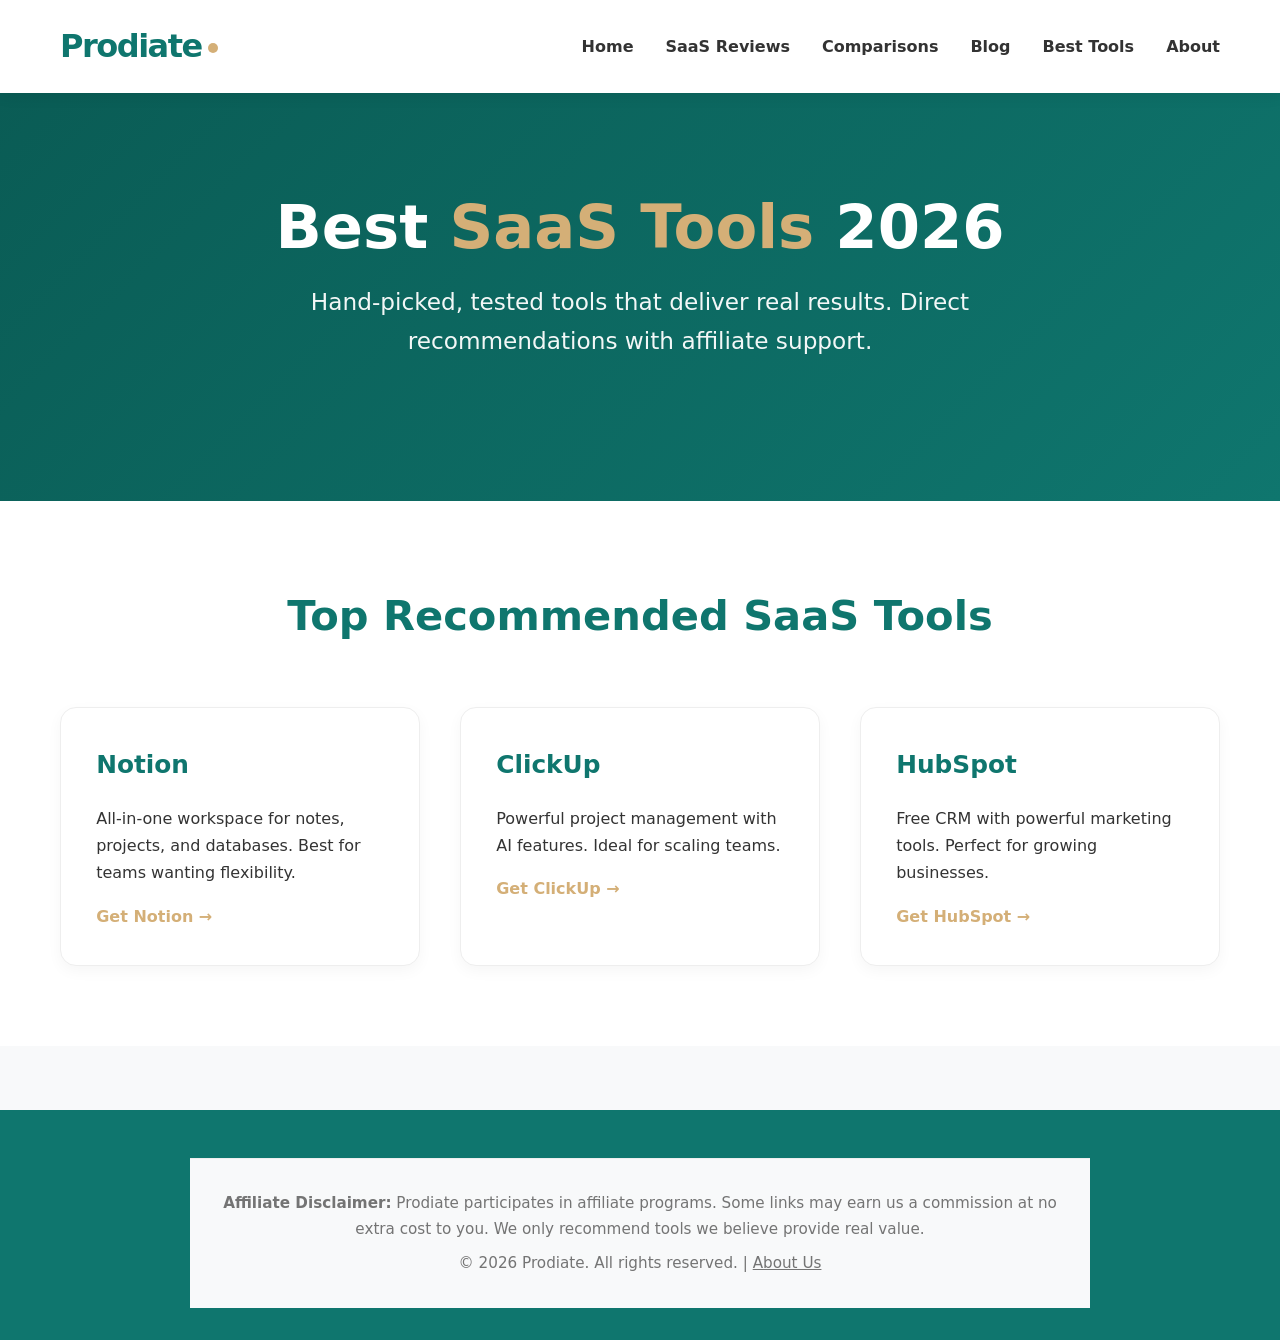
<file: best-tools.html>
<!DOCTYPE html>
<html lang="en">
<head>
    <meta charset="UTF-8">
    <meta name="viewport" content="width=device-width, initial-scale=1.0">
    <meta name="description" content="Curated list of the best SaaS tools in 2026. Top recommendations for productivity, marketing, sales, and team collaboration with direct affiliate links.">
    <title>Best SaaS Tools 2026 - Prodiate</title>
    
    <!-- Core SEO -->
    <meta name="keywords" content="best saas tools 2026, top saas recommendations, best productivity software, best crm tools, best marketing tools">
    <meta name="robots" content="index, follow">
    <link rel="canonical" href="https://walshstephenc.github.io/prodigate/best-tools.html">
    
    <!-- Open Graph -->
    <meta property="og:title" content="Best SaaS Tools 2026 - Prodiate">
    <meta property="og:description" content="Curated top SaaS tools with honest recommendations.">
    <meta property="og:type" content="website">
    <meta property="og:url" content="https://walshstephenc.github.io/prodigate/best-tools.html">
    
    <link rel="stylesheet" href="styles.css">
</head>
<body>
    <header>
        <div class="container">
            <div class="logo">
                <span class="logo-text">Prodiate</span>
            </div>
            <nav>
                <ul>
                    <li><a href="index.html">Home</a></li>
                    <li><a href="reviews.html">SaaS Reviews</a></li>
                    <li><a href="comparisons.html">Comparisons</a></li>
                    <li><a href="blog.html">Blog</a></li>
                    <li><a href="best-tools.html">Best Tools</a></li>
                    <li><a href="about.html">About</a></li>
                </ul>
            </nav>
        </div>
    </header>

    <main>
        <section class="hero" style="background: linear-gradient(135deg, #0A5C55 0%, #0F766E 100%); padding: 100px 0;">
            <div class="container">
                <h1>Best <span class="accent">SaaS Tools</span> 2026</h1>
                <p class="subtitle">Hand-picked, tested tools that deliver real results. Direct recommendations with affiliate support.</p>
            </div>
        </section>

        <section class="featured" style="padding: 80px 0;">
            <div class="container">
                <h2>Top Recommended SaaS Tools</h2>
                <div class="cards">
                    <div class="card">
                        <h3>Notion</h3>
                        <p>All-in-one workspace for notes, projects, and databases. Best for teams wanting flexibility.</p>
                        <a href="#" class="read-more">Get Notion →</a>
                    </div>
                    <div class="card">
                        <h3>ClickUp</h3>
                        <p>Powerful project management with AI features. Ideal for scaling teams.</p>
                        <a href="#" class="read-more">Get ClickUp →</a>
                    </div>
                    <div class="card">
                        <h3>HubSpot</h3>
                        <p>Free CRM with powerful marketing tools. Perfect for growing businesses.</p>
                        <a href="#" class="read-more">Get HubSpot →</a>
                    </div>
                </div>
            </div>
        </section>
    </main>

    <footer>
        <div class="container">
            <div class="disclaimer">
                <p><strong>Affiliate Disclaimer:</strong> Prodiate participates in affiliate programs. Some links may earn us a commission at no extra cost to you. We only recommend tools we believe provide real value.</p>
                <p>&copy; 2026 Prodiate. All rights reserved. | <a href="about.html" style="color: inherit; text-decoration: underline;">About Us</a></p>
            </div>
        </div>
    </footer>
</body>
</html>
</file>
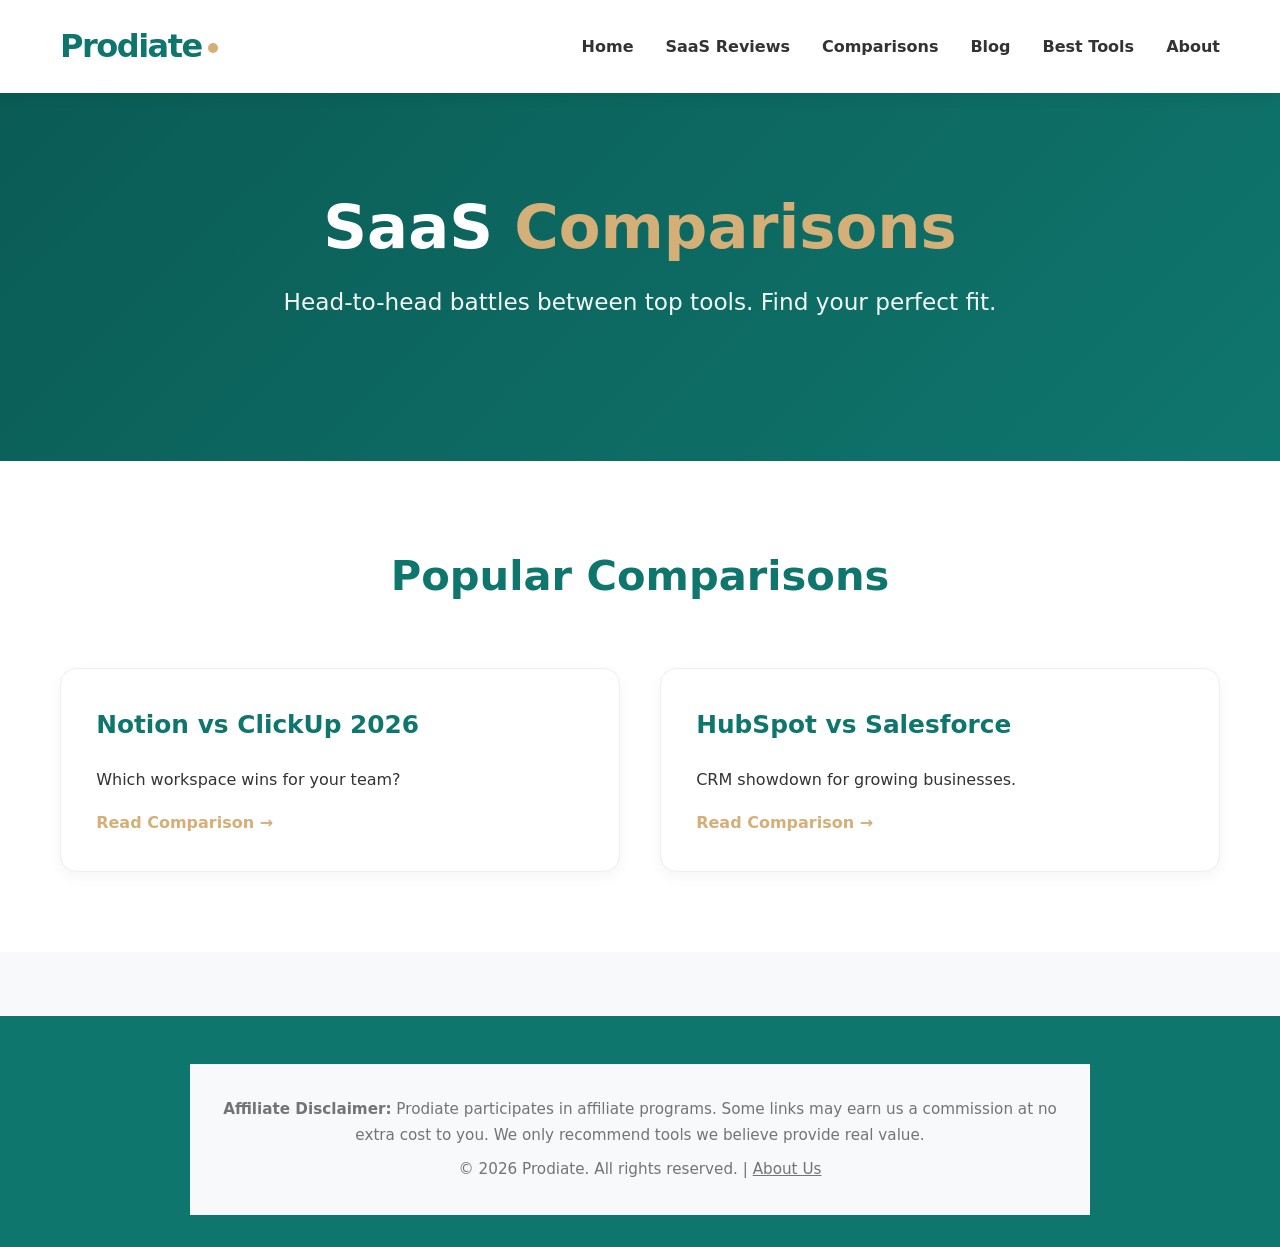
<file: comparisons.html>
<!DOCTYPE html>
<html lang="en">
<head>
    <meta charset="UTF-8">
    <meta name="viewport" content="width=device-width, initial-scale=1.0">
    <meta name="description" content="Side-by-side SaaS comparisons to help you choose the best tool for your needs. Detailed feature breakdowns and winner recommendations.">
    <title>SaaS Comparisons - Prodiate</title>
    
    <!-- Core SEO -->
    <meta name="keywords" content="saas comparisons, notion vs clickup, hubspot vs salesforce, best saas tools">
    <meta name="robots" content="index, follow">
    <link rel="canonical" href="https://walshstephenc.github.io/prodigate/comparisons.html">
    
    <!-- Open Graph -->
    <meta property="og:title" content="SaaS Comparisons - Prodiate">
    <meta property="og:description" content="Head-to-head SaaS tool comparisons.">
    <meta property="og:type" content="website">
    <meta property="og:url" content="https://walshstephenc.github.io/prodigate/comparisons.html">

    <link rel="stylesheet" href="styles.css">
        <!-- JSON-LD Schema for SEO -->
    <script type="application/ld+json">
    {
      "@context": "https://schema.org",
      "@type": "Organization",
      "name": "Prodiate",
      "url": "https://walshstephenc.github.io/prodigate/",
      "logo": "https://walshstephenc.github.io/prodigate/favicon.png",
      "description": "Honest SaaS reviews, comparisons, and tools to help teams choose the best software.",
      "sameAs": []
    }
    </script>
    <script type="application/ld+json">
    {
      "@context": "https://schema.org",
      "@type": "WebSite",
      "name": "Prodiate",
      "url": "https://walshstephenc.github.io/prodigate/",
      "potentialAction": {
        "@type": "SearchAction",
        "target": "https://walshstephenc.github.io/prodigate/?q={search_term_string}",
        "query-input": "required name=search_term_string"
      }
    }
    </script>
</head>
<body>
    <header>
        <div class="container">
            <div class="logo">
                <span class="logo-text">Prodiate</span>
            </div>
            <nav>
                <ul>
                    <li><a href="index.html">Home</a></li>
                    <li><a href="reviews.html">SaaS Reviews</a></li>
                    <li><a href="comparisons.html">Comparisons</a></li>
                    <li><a href="blog.html">Blog</a></li>
                    <li><a href="best-tools.html">Best Tools</a></li>
                    <li><a href="about.html">About</a></li>
                </ul>
            </nav>
        </div>
    </header>

    <main>
        <section class="hero" style="background: linear-gradient(135deg, #0A5C55 0%, #0F766E 100%); padding: 100px 0;">
            <div class="container">
                <h1>SaaS <span class="accent">Comparisons</span></h1>
                <p class="subtitle">Head-to-head battles between top tools. Find your perfect fit.</p>
            </div>
        </section>

        <section class="featured" style="padding: 80px 0;">
            <div class="container">
                <h2>Popular Comparisons</h2>
                <div class="cards">
                    <div class="card">
                        <h3>Notion vs ClickUp 2026</h3>
                        <p>Which workspace wins for your team?</p>
                        <a href="#" class="read-more">Read Comparison →</a>
                    </div>
                    <div class="card">
                        <h3>HubSpot vs Salesforce</h3>
                        <p>CRM showdown for growing businesses.</p>
                        <a href="#" class="read-more">Read Comparison →</a>
                    </div>
                </div>
            </div>
        </section>
    </main>

    <footer>
    <div class="container">
        <div class="disclaimer">
            <p><strong>Affiliate Disclaimer:</strong> Prodiate participates in affiliate programs. Some links may earn us a commission at no extra cost to you. We only recommend tools we believe provide real value.</p>
            <p>&copy; 2026 Prodiate. All rights reserved. | <a href="about.html" style="color: inherit; text-decoration: underline;">About Us</a></p>
        </div>
    </div>
    </footer>
</body>
</html>
</file>
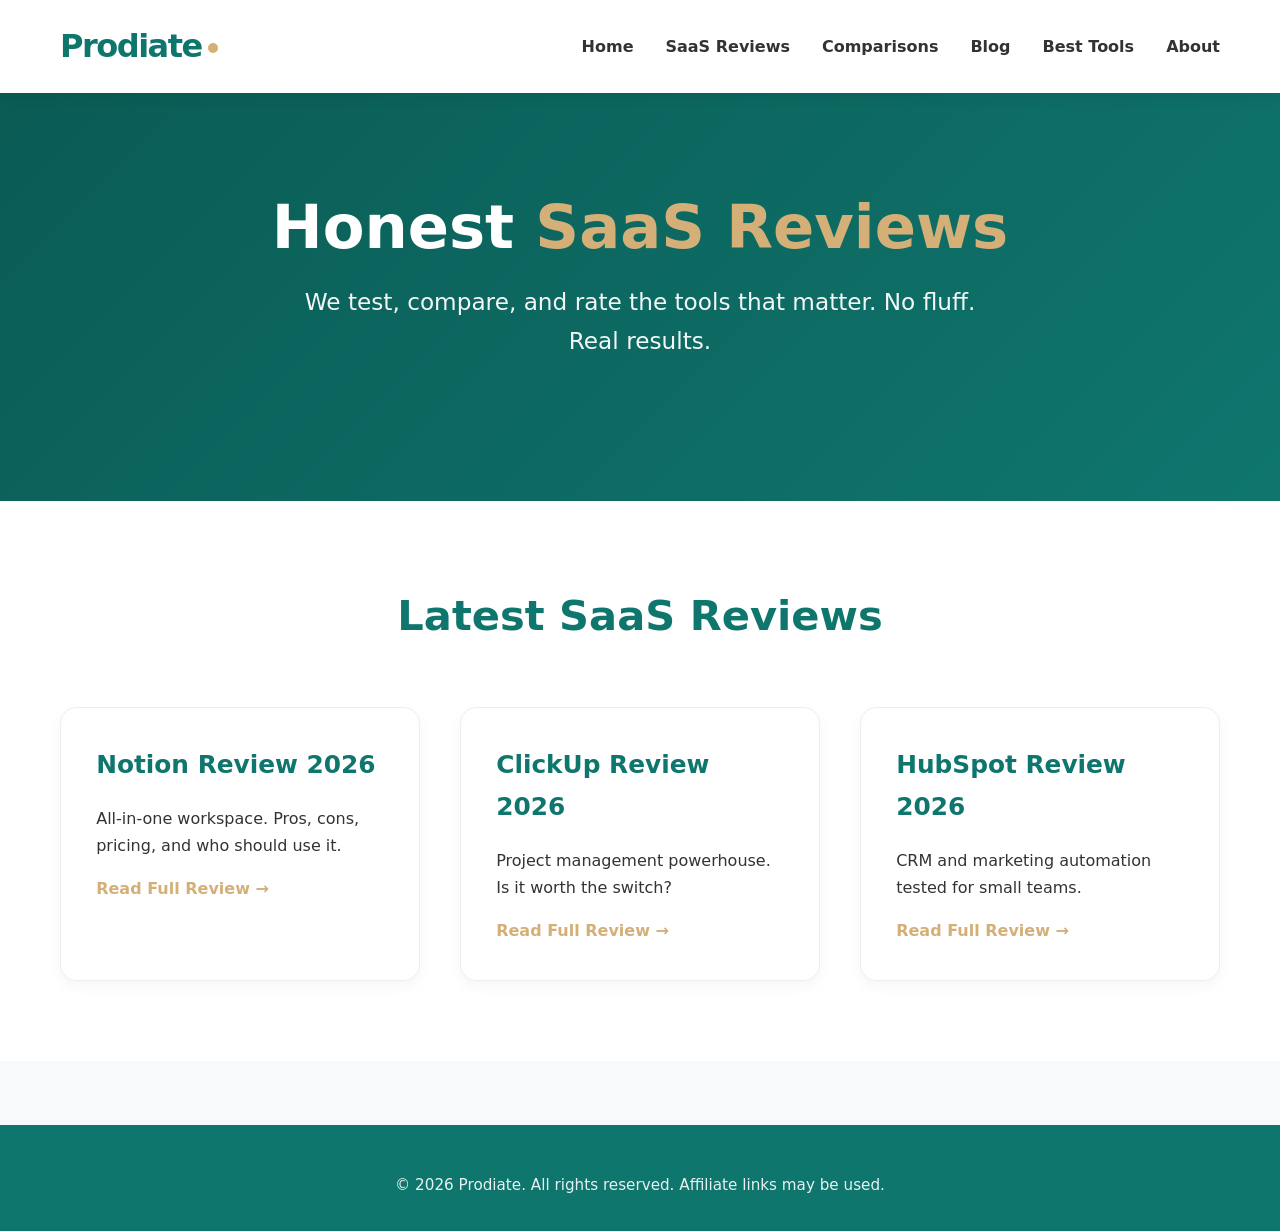
<file: review.html>
<!DOCTYPE html>
<html lang="en">
<head>
    <meta charset="UTF-8">
    <meta name="viewport" content="width=device-width, initial-scale=1.0">
    <meta name="description" content="In-depth, honest reviews of the best SaaS tools for productivity, marketing, sales, and team collaboration. Real user testing and affiliate insights.">
    <title>SaaS Reviews - Prodiate</title>
    <link rel="stylesheet" href="styles.css">
    <link rel="canonical" href="https://walshstephenc.github.io/prodigate/reviews.html">
</head>
<body>
    <header>
        <div class="container">
            <div class="logo">
                <span class="logo-text">Prodiate</span>
            </div>
            <nav>
                <ul>
                    <li><a href="index.html">Home</a></li>
                    <li><a href="reviews.html">SaaS Reviews</a></li>
                    <li><a href="comparisons.html">Comparisons</a></li>
                    <li><a href="#">Blog</a></li>
                    <li><a href="#">Best Tools</a></li>
                    <li><a href="about.html">About</a></li>
                </ul>
            </nav>
        </div>
    </header>

    <main>
        <section class="hero" style="background: linear-gradient(135deg, #0A5C55 0%, #0F766E 100%); padding: 100px 0;">
            <div class="container">
                <h1>Honest <span class="accent">SaaS Reviews</span></h1>
                <p class="subtitle">We test, compare, and rate the tools that matter. No fluff. Real results.</p>
            </div>
        </section>

        <section class="featured" style="padding: 80px 0;">
            <div class="container">
                <h2>Latest SaaS Reviews</h2>
                <div class="cards">
                    <div class="card">
                        <h3>Notion Review 2026</h3>
                        <p>All-in-one workspace. Pros, cons, pricing, and who should use it.</p>
                        <a href="#" class="read-more">Read Full Review →</a>
                    </div>
                    <div class="card">
                        <h3>ClickUp Review 2026</h3>
                        <p>Project management powerhouse. Is it worth the switch?</p>
                        <a href="#" class="read-more">Read Full Review →</a>
                    </div>
                    <div class="card">
                        <h3>HubSpot Review 2026</h3>
                        <p>CRM and marketing automation tested for small teams.</p>
                        <a href="#" class="read-more">Read Full Review →</a>
                    </div>
                </div>
            </div>
        </section>
    </main>

    <footer>
        <div class="container">
            <p>&copy; 2026 Prodiate. All rights reserved. Affiliate links may be used.</p>
        </div>
    </footer>
</body>
</html>
</file>
<file: styles.css>
/* Prodiate - SaaS Affiliate Site */
/* Primary: #0F766E (Teal) */
/* Accent: #D4AF77 (Gold) */

* {
    margin: 0;
    padding: 0;
    box-sizing: border-box;
}

body {
    font-family: 'Segoe UI', system-ui, -apple-system, BlinkMacSystemFont, sans-serif;
    line-height: 1.7;
    color: #333;
    background-color: #f8f9fa;
}

.container {
    max-width: 1200px;
    margin: 0 auto;
    padding: 0 20px;
}

/* Header */
header {
    background-color: #ffffff;
    box-shadow: 0 2px 15px rgba(0,0,0,0.08);
    position: sticky;
    top: 0;
    z-index: 100;
}

header .container {
    display: flex;
    justify-content: space-between;
    align-items: center;
    padding: 1.2rem 20px;
}

.logo-text {
    font-size: 32px;
    font-weight: 800;
    color: #0F766E;
    letter-spacing: -1.5px;
}

.logo-text::after {
    content: '';
    display: inline-block;
    width: 10px;
    height: 10px;
    background-color: #D4AF77;
    border-radius: 50%;
    margin-left: 6px;
    vertical-align: middle;
}

nav ul {
    display: flex;
    list-style: none;
    gap: 2rem;
    flex-wrap: wrap;
}

nav a {
    text-decoration: none;
    color: #333;
    font-weight: 600;
    transition: color 0.3s ease;
}

nav a:hover {
    color: #0F766E;
}

/* Hero */
.hero {
    background: linear-gradient(135deg, #0F766E 0%, #0A5C55 100%);
    color: white;
    padding: 140px 0 100px;
    text-align: center;
}

.hero h1 {
    font-size: 3.8rem;
    margin-bottom: 1.2rem;
    line-height: 1.15;
    font-weight: 700;
}

.hero .accent {
    color: #D4AF77;
}

.hero .subtitle {
    font-size: 1.45rem;
    max-width: 720px;
    margin: 0 auto 2.5rem;
    opacity: 0.95;
}

.cta-button {
    display: inline-block;
    background-color: #D4AF77;
    color: #0F766E;
    padding: 18px 45px;
    font-size: 1.25rem;
    font-weight: 700;
    border-radius: 50px;
    text-decoration: none;
    transition: all 0.4s ease;
    box-shadow: 0 10px 25px rgba(212, 175, 119, 0.35);
}

.cta-button:hover {
    transform: translateY(-6px);
    box-shadow: 0 15px 35px rgba(212, 175, 119, 0.45);
}

/* Featured / Content Sections */
.featured {
    padding: 90px 0;
    background-color: white;
}

.featured h2 {
    text-align: center;
    font-size: 2.6rem;
    margin-bottom: 3.5rem;
    color: #0F766E;
    font-weight: 700;
}

.cards {
    display: grid;
    grid-template-columns: repeat(auto-fit, minmax(320px, 1fr));
    gap: 2.5rem;
}

.card {
    background: white;
    border: 1px solid #eee;
    border-radius: 16px;
    padding: 2.2rem;
    transition: all 0.4s ease;
    box-shadow: 0 5px 15px rgba(0,0,0,0.04);
}

.card:hover {
    transform: translateY(-12px);
    box-shadow: 0 20px 40px rgba(15, 118, 110, 0.12);
    border-color: #D4AF77;
}

.card h3 {
    color: #0F766E;
    margin-bottom: 1.2rem;
    font-size: 1.55rem;
}

.read-more {
    color: #D4AF77;
    text-decoration: none;
    font-weight: 700;
    display: inline-block;
    margin-top: 1rem;
}

.read-more:hover {
    text-decoration: underline;
}

/* Footer */
footer {
    background-color: #0F766E;
    color: white;
    text-align: center;
    padding: 3rem 0 2rem;
    margin-top: 4rem;
}

footer p {
    opacity: 0.9;
    font-size: 0.95rem;
}

/* Responsive Design - Mobile First */
@media (max-width: 768px) {
    .hero {
        padding: 100px 0 80px;
    }
    
    .hero h1 {
        font-size: 2.9rem;
    }
    
    .hero .subtitle {
        font-size: 1.25rem;
    }
    
    nav ul {
        gap: 1.2rem;
        justify-content: center;
    }
    
    .cards {
        grid-template-columns: 1fr;
    }
    
    .card {
        padding: 1.8rem;
    }
}

/* SEO & Accessibility Improvements */
h1, h2, h3 {
    scroll-margin-top: 80px;
}

a {
    transition: color 0.3s ease;
}

/* Affiliate Disclaimer */
.disclaimer {
    font-size: 0.85rem;
    color: #666;
    text-align: center;
    padding: 2rem 20px 1.5rem;
    border-top: 1px solid #eee;
    background-color: #f8f9fa;
    max-width: 900px;
    margin: 0 auto;
}

.disclaimer p {
    margin-bottom: 0.5rem;
}
</file>
